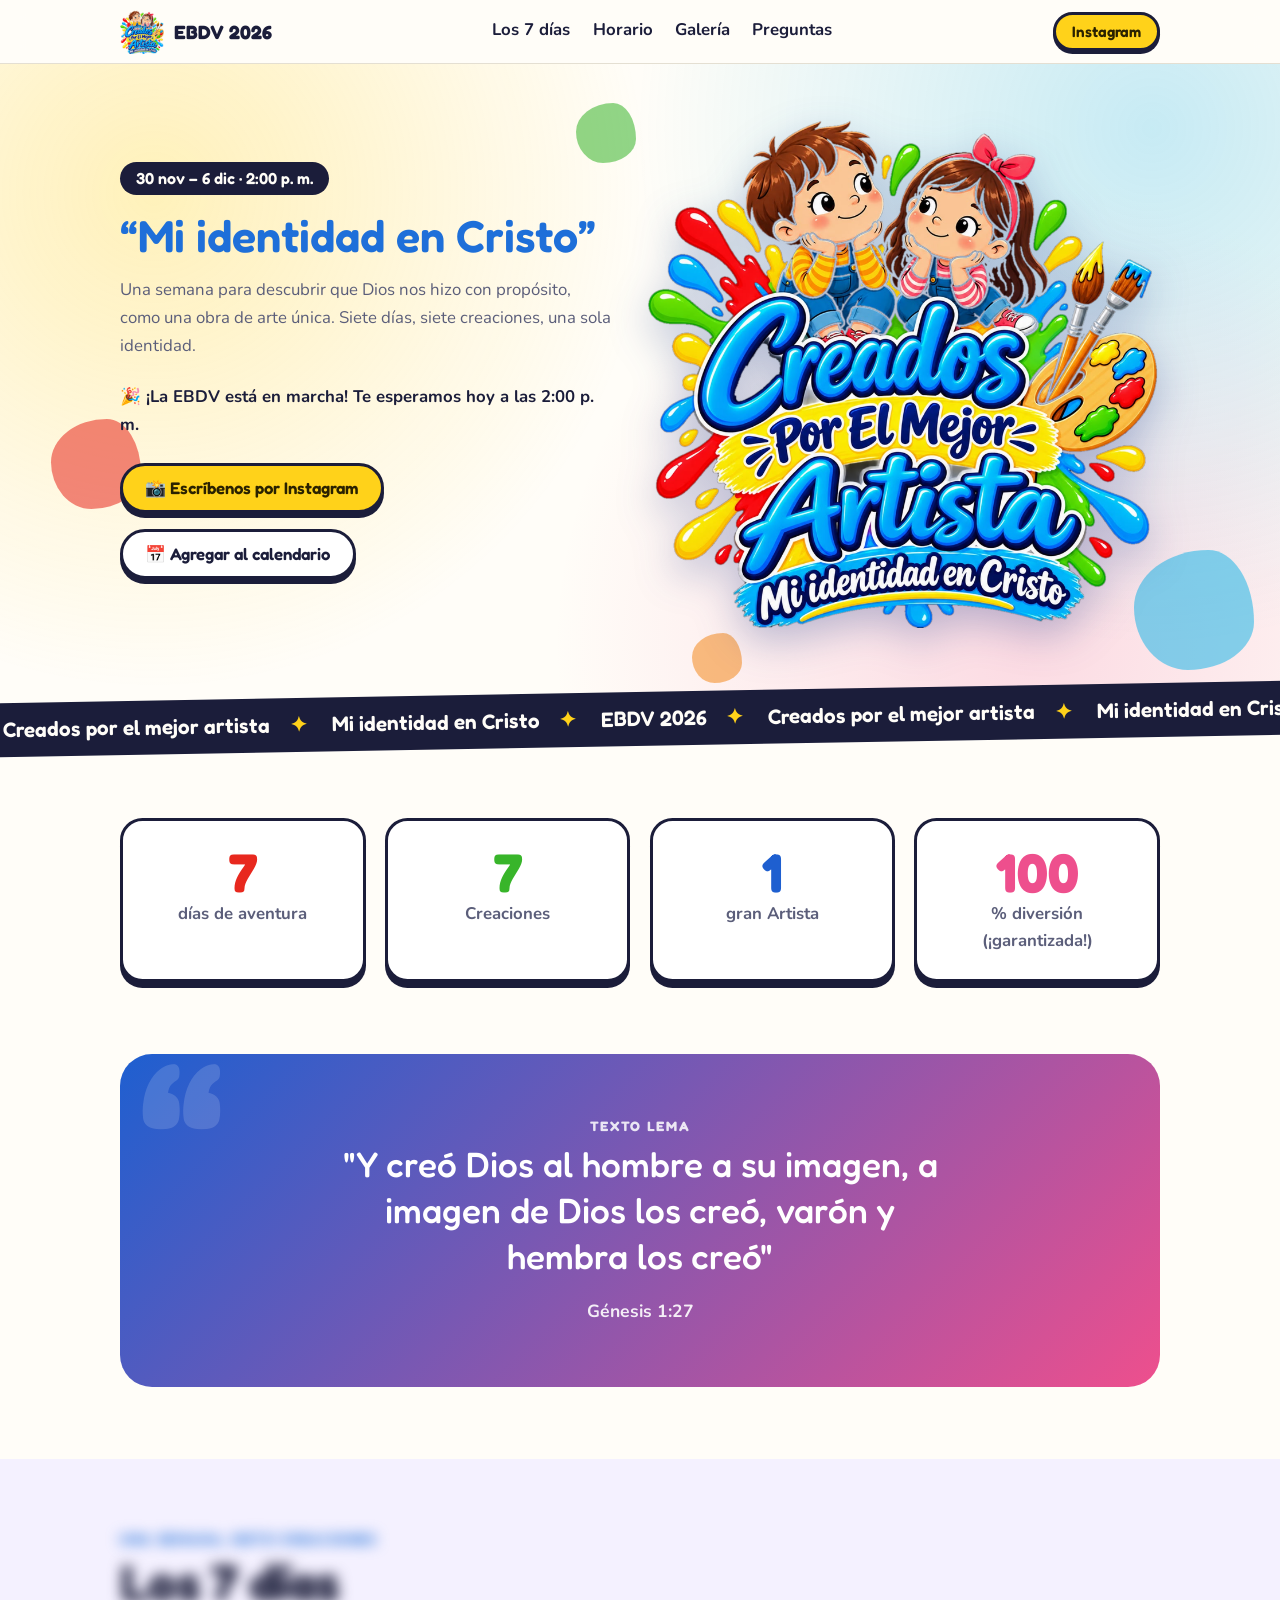
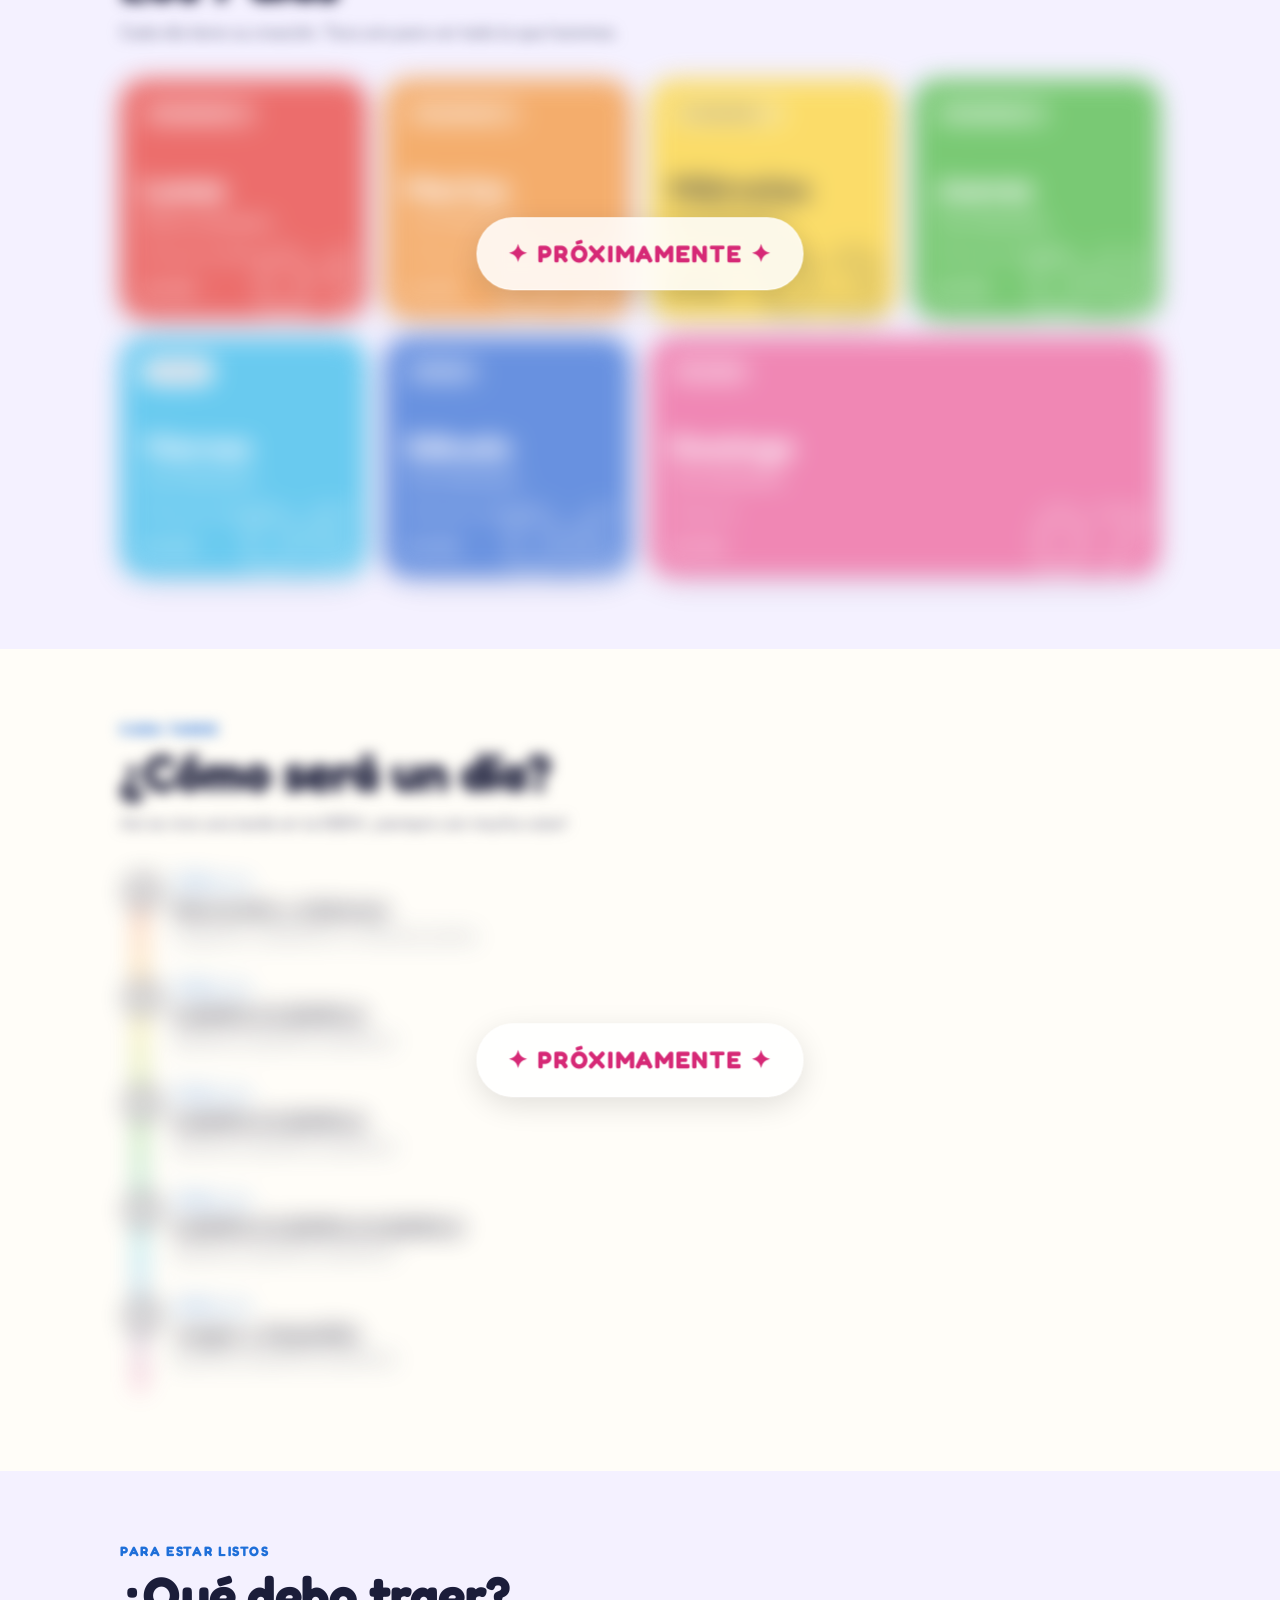
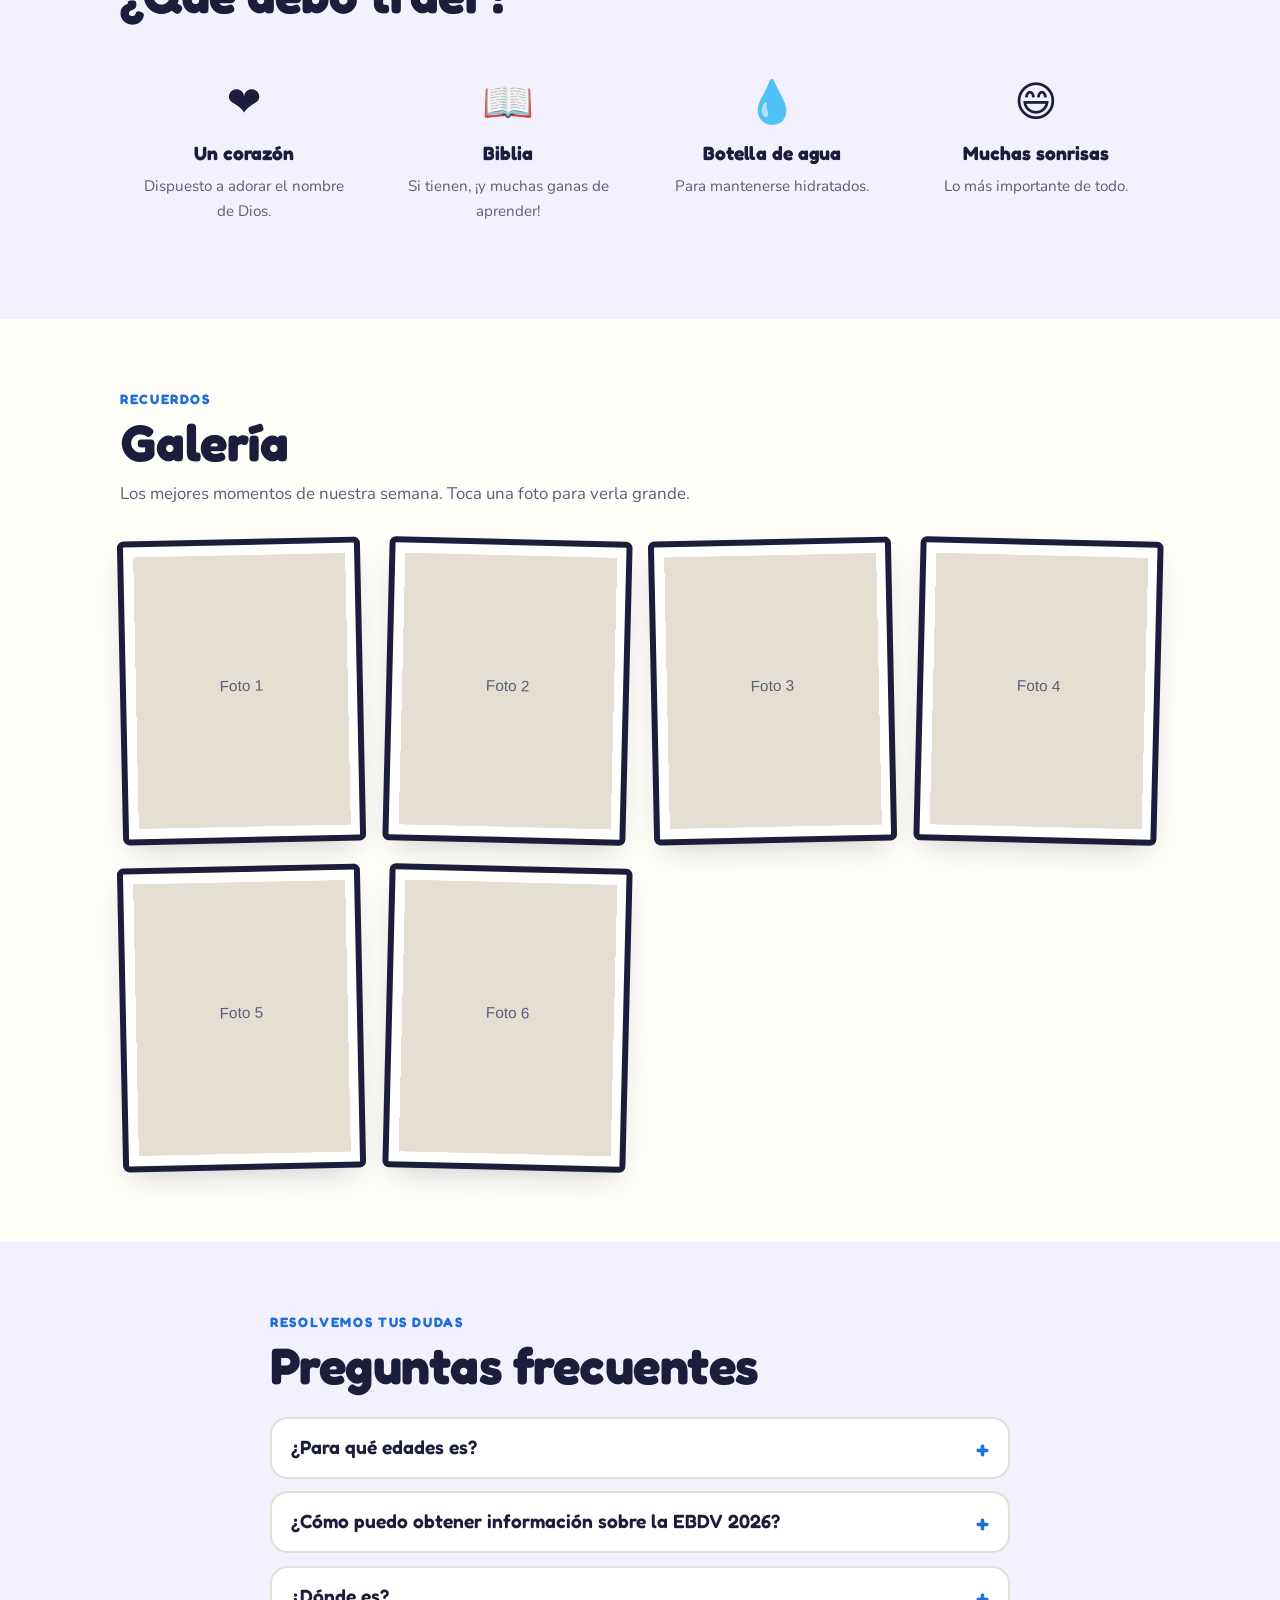
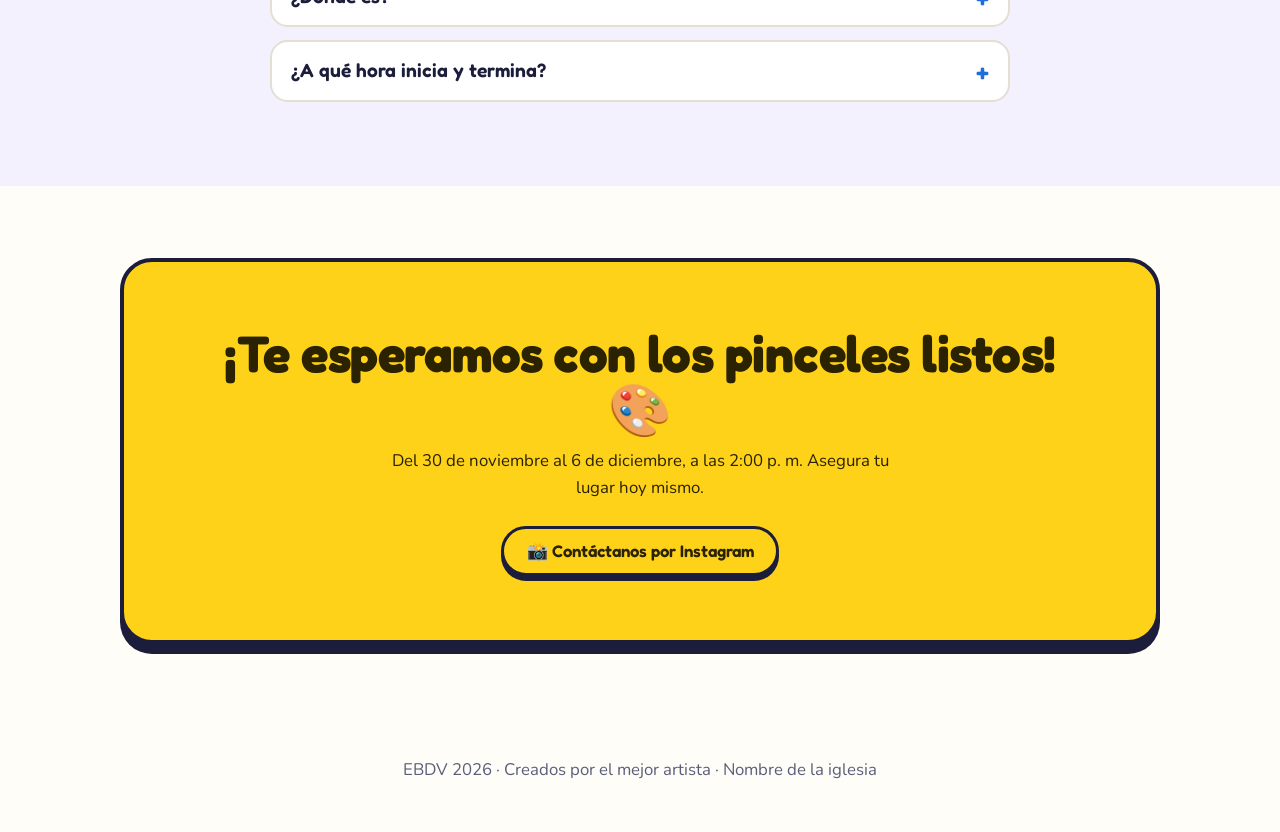
<file: index.html>
<!DOCTYPE html>
<html lang="es">
<head>
<meta charset="utf-8">
<meta name="viewport" content="width=device-width, initial-scale=1">
<title>EBDV 2026 · Creados por el mejor artista · Mi identidad en Cristo</title>
<meta name="description" content="Escuela Bíblica de Vacaciones 2026: del 30 de noviembre al 6 de diciembre, a las 2:00 p. m. Mi identidad en Cristo.">
<meta property="og:title" content="EBDV 2026 · Creados por el mejor artista">
<meta property="og:image" content="imagenes/logo.png">
<link rel="icon" href="imagenes/favicon.png">

<link rel="preconnect" href="https://fonts.googleapis.com">
<link rel="stylesheet" href="https://fonts.googleapis.com/css2?family=Fredoka:wght@500;600;700&family=Nunito:wght@400;700;800&display=swap">
<link rel="stylesheet" href="css/styles.css">
</head>

<body>
<div id="progress"></div>

<header class="top">
  <div class="wrap">
    <a class="brand" href="#inicio">
      <img src="imagenes/favicon.png" alt="">
      EBDV 2026
    </a>

    <nav>
      <a href="#dias">Los 7 días</a>
      <a href="#horario">Horario</a>
      <a href="#galeria">Galería</a>
      <a href="#preguntas">Preguntas</a>
    </nav>

    <a class="btn sm ig"
       href="https://www.instagram.com/jovenes_jehova_jireh_pdc_?utm_source=ig_web_button_share_sheet&bqrl=ZDNlZDc0MzIxNw=="
       target="_blank"
       rel="noopener noreferrer">
       Instagram
    </a>
  </div>
</header>

<main id="inicio">

<section class="hero" style="padding-bottom:5rem">
  <i class="blob b1"></i>
  <i class="blob b2"></i>
  <i class="blob b3"></i>
  <i class="blob b4"></i>

  <div class="wrap hero-grid">
    <img class="logo"
         src="imagenes/logo.png"
         alt="Logo EBDV 2026: Creados por el mejor artista. Mi identidad en Cristo"
         width="520"
         height="520">

    <div>
      <span class="datechip">30 nov – 6 dic · 2:00 p. m.</span>

      <h1 class="solo-lectores">Creados por el mejor artista</h1>

      <p class="slogan">“Mi identidad en Cristo”</p>

      <p class="lead">
        Una semana para descubrir que Dios nos hizo con propósito,
        como una obra de arte única. Siete días, siete creaciones,
        una sola identidad.
      </p>

      <div class="cd" id="cd" aria-live="polite">
        <div class="box">
          <b data-u="d">0</b>
          <small>Días</small>
        </div>

        <div class="box">
          <b data-u="h">00</b>
          <small>Horas</small>
        </div>

        <div class="box">
          <b data-u="m">00</b>
          <small>Min</small>
        </div>

        <div class="box">
          <b data-u="s">00</b>
          <small>Seg</small>
        </div>

        <p id="cd-msg"></p>
      </div>

      <div class="cta">
        <a class="btn ig"
           href="https://www.instagram.com/jovenes_jehova_jireh_pdc_?utm_source=ig_web_button_share_sheet&bqrl=ZDNlZDc0MzIxNw=="
           target="_blank"
           rel="noopener noreferrer">
           📸 Escríbenos por Instagram
        </a>

        <button class="btn alt" id="btn-ics" type="button">
          📅 Agregar al calendario
        </button>
      </div>
    </div>
  </div>
</section>

<div class="ribbon" aria-hidden="true">
  <div>
    <span>Creados por el mejor artista</span><i>✦</i>
    <span>Mi identidad en Cristo</span><i>✦</i>
    <span>EBDV 2026</span><i>✦</i>
    <span>Creados por el mejor artista</span><i>✦</i>
    <span>Mi identidad en Cristo</span><i>✦</i>
    <span>EBDV 2026</span><i>✦</i>
    <span>Creados por el mejor artista</span><i>✦</i>
    <span>Mi identidad en Cristo</span><i>✦</i>
    <span>EBDV 2026</span><i>✦</i>
  </div>
</div>

<section>
  <div class="wrap">
    <div class="stats">
      <div class="stat rv">
        <b data-count="7">0</b>
        <span>días de aventura</span>
      </div>

      <div class="stat rv" style="--delay:80ms">
        <b data-count="7">0</b>
        <span>Creaciones</span>
      </div>

      <div class="stat rv" style="--delay:160ms">
        <b data-count="1">0</b>
        <span>gran Artista</span>
      </div>

      <div class="stat rv" style="--delay:240ms">
        <b data-count="100">0</b>
        <span>% diversión (¡garantizada!)</span>
      </div>
    </div>
  </div>
</section>

<section style="padding-top:0">
  <div class="wrap">
    <div class="verse rv">
      <p class="eyebrow" style="color:#fff;opacity:.85">Texto Lema</p>

      <blockquote>
        "Y creó Dios al hombre a su imagen, a imagen de Dios los creó,
        varón y hembra los creó"
      </blockquote>

      <cite>Génesis 1:27</cite>
    </div>
  </div>
</section>

<section id="dias" style="background:var(--bg2)">
  <div class="wrap">
    <p class="eyebrow">Una semana, siete creaciones</p>
    <h2>Los 7 días</h2>
    <p class="sub">
      Cada día tiene su creación. Toca uno para ver todo lo que haremos.
    </p>

    <div class="dgrid" id="dias-grid"></div>
  </div>
</section>

<section id="horario">
  <div class="wrap">
    <p class="eyebrow">Cada tarde</p>
    <h2>¿Cómo será un día?</h2>
    <p class="sub">
      Así se vive una tarde en la EBDV, ¡siempre con mucho color!
    </p>

    <ol class="timeline">
      <!-- EJEMPLO: cambia las horas y actividades por las reales -->

      <li class="rv">
        <time>2:00 p. m.</time>
        <b>Bienvenida y alabanza</b>
        <p>Llegamos, saludamos y cantamos juntos.</p>
      </li>

      <li class="rv">
        <time>2:30 p. m.</time>
        <b>EJEMPLO EJEMPLO</b>
        <p>EJEMPLO EJEMPLO EJEMPLO</p>
      </li>

      <li class="rv">
        <time>3:15 p. m.</time>
        <b>EJEMPLO EJEMPLO</b>
        <p>EJEMPLO EJEMPLO EJEMPLO</p>
      </li>

      <li class="rv">
        <time>3:45 p. m.</time>
        <b>EJEMPLO EJEMPLO EJEMPLO</b>
        <p>EJEMPLO EJEMPLO EJEMPLO</p>
      </li>

      <li class="rv">
        <time>4:30 p. m.</time>
        <b>Juegos y despedida</b>
        <p>EJEMPLO EJEMPLO EJEMPLO.</p>
      </li>
    </ol>
  </div>
</section>

<section style="background:var(--bg2)">
  <div class="wrap">
    <p class="eyebrow">Para estar listos</p>
    <h2>¿Qué debo traer?</h2>

    <div class="bring" style="margin-top:1.5rem">

<div class="rv">
  <em>❤️</em>
  <b>Un corazón</b>
  <p>Dispuesto a adorar el nombre de Dios.</p>
</div>


      <div class="rv" style="--delay:80ms">
        <em>📖</em>
        <b>Biblia</b>
        <p>Si tienen, ¡y muchas ganas de aprender!</p>
      </div>

      <div class="rv" style="--delay:160ms">
        <em>💧</em>
        <b>Botella de agua</b>
        <p>Para mantenerse hidratados.</p>
      </div>

      <div class="rv" style="--delay:240ms">
        <em>😄</em>
        <b>Muchas sonrisas</b>
        <p>Lo más importante de todo.</p>
      </div>
    </div>
  </div>
</section>

<section id="galeria">
  <div class="wrap">
    <p class="eyebrow">Recuerdos</p>
    <h2>Galería</h2>
    <p class="sub">
      Los mejores momentos de nuestra semana. Toca una foto para verla grande.
    </p>

    <div class="gallery">
      <figure class="frame">
        <img src="imagenes/foto1.svg" alt="Foto 1 de la EBDV">
      </figure>

      <figure class="frame">
        <img src="imagenes/foto2.svg" alt="Foto 2 de la EBDV">
      </figure>

      <figure class="frame">
        <img src="imagenes/foto3.svg" alt="Foto 3 de la EBDV">
      </figure>

      <figure class="frame">
        <img src="imagenes/foto4.svg" alt="Foto 4 de la EBDV">
      </figure>

      <figure class="frame">
        <img src="imagenes/foto5.svg" alt="Foto 5 de la EBDV">
      </figure>

      <figure class="frame">
        <img src="imagenes/foto6.svg" alt="Foto 6 de la EBDV">
      </figure>
    </div>
  </div>
</section>

<dialog id="lb">
  <img alt="">
</dialog>

<section id="preguntas" style="background:var(--bg2)">
  <div class="wrap" style="max-width:780px">
    <p class="eyebrow">Resolvemos tus dudas</p>
    <h2>Preguntas frecuentes</h2>

    <div style="margin-top:1.5rem">
      <details>
        <summary>¿Para qué edades es?</summary>
        <p>De 4 a 15 años.</p>
      </details>

      <details>
        <summary>¿Cómo puedo obtener información sobre la EBDV 2026?</summary>
        <p>
          Escríbenos a través de nuestro Instagram y con gusto
          resolveremos todas tus dudas.
        </p>
      </details>

      <details>
        <summary>¿Dónde es?</summary>
        <p>
          Sección Ñ Lote 25, Colonia El Milagro,
          Iglesia Puerta del Cielo.
        </p>
      </details>

      <details>
        <summary>¿A qué hora inicia y termina?</summary>
        <p>
          Iniciamos desde las 2:00 p. m. hasta las 5:00 p. m.,
          del lunes 30 de noviembre al domingo 6 de diciembre
          (con clausura el domingo).
        </p>
      </details>
    </div>
  </div>
</section>

<section>
  <div class="wrap">
    <div class="join rv">
      <h2>¡Te esperamos con los pinceles listos! 🎨</h2>

      <p>
        Del 30 de noviembre al 6 de diciembre, a las 2:00 p. m.
        Asegura tu lugar hoy mismo.
      </p>

      <div class="cta">
        <a class="btn ig"
           href="https://www.instagram.com/jovenes_jehova_jireh_pdc_?utm_source=ig_web_button_share_sheet&bqrl=ZDNlZDc0MzIxNw=="
           target="_blank"
           rel="noopener noreferrer">
           📸 Contáctanos por Instagram
        </a>
      </div>
    </div>
  </div>
</section>

</main>

<footer>
  <div class="wrap">
    EBDV 2026 · Creados por el mejor artista ·
    <span data-iglesia>Nombre de la iglesia</span>
  </div>
</footer>

<script src="js/config.js"></script>
<script src="js/main.js"></script>

</body>
</html>
</file>
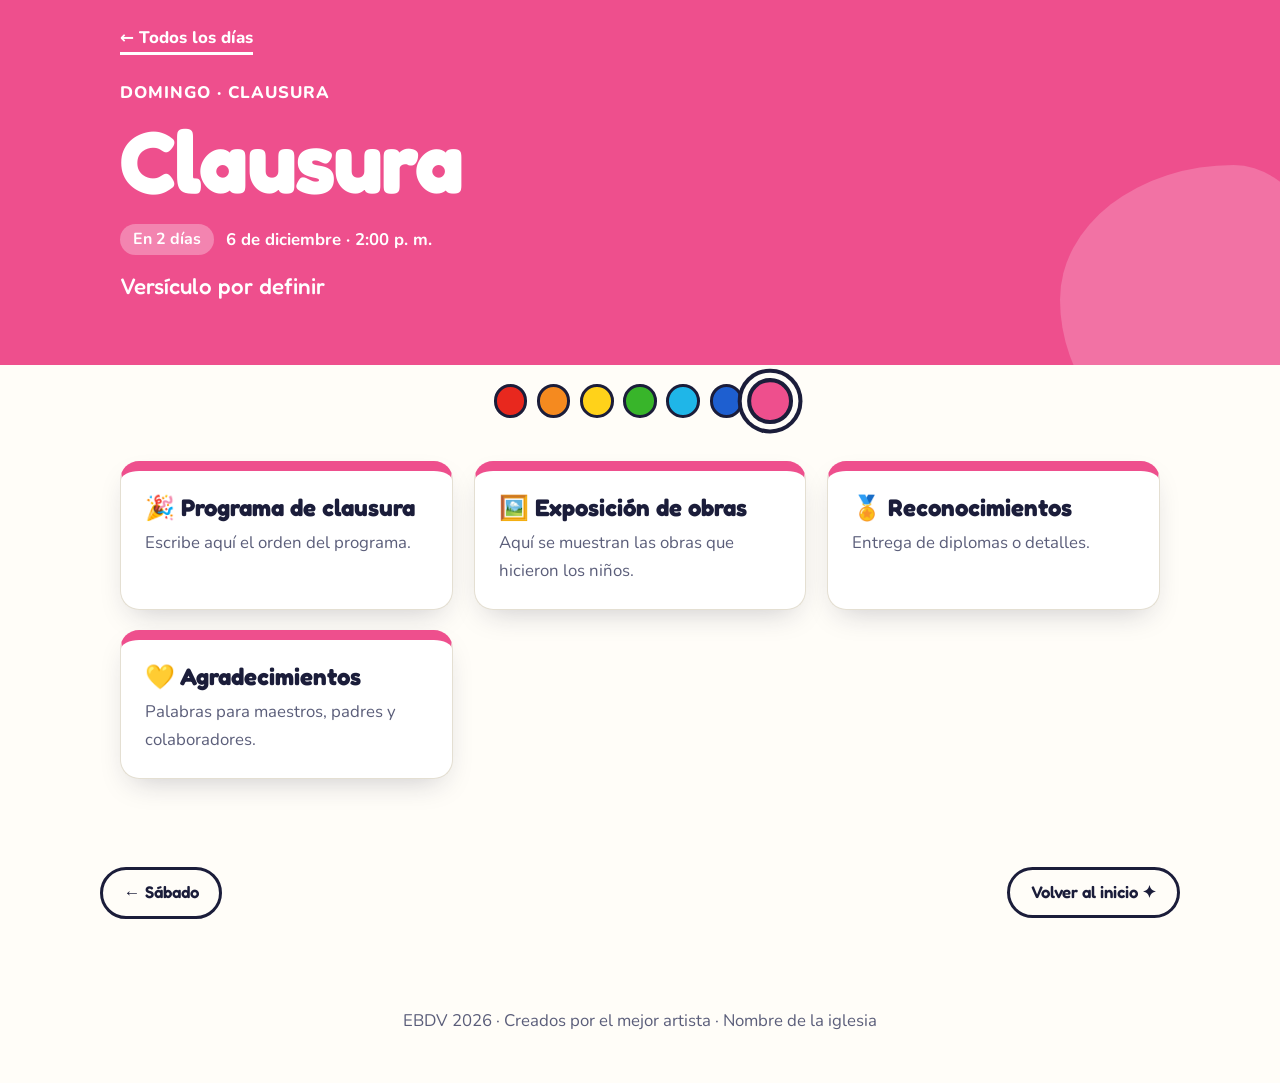
<file: dias/domingo.html>
<!DOCTYPE html>
<html lang="es">
<head>
<meta charset="utf-8">
<meta name="viewport" content="width=device-width, initial-scale=1">
<title>Domingo · EBDV 2026</title>
<link rel="icon" href="../imagenes/favicon.png">
<link rel="preconnect" href="https://fonts.googleapis.com"><link rel="stylesheet" href="https://fonts.googleapis.com/css2?family=Fredoka:wght@500;600;700&family=Nunito:wght@400;700;800&display=swap">
<link rel="stylesheet" href="../css/styles.css">
</head>
<body data-dia="6">
<div id="progress"></div>
<header class="dia-hero"><div class="wrap">
  <a class="volver" href="../index.html#dias">← Todos los días</a>
  <p class="num" id="d-num"></p>
  <h1 id="d-tema">Tema por definir</h1>
  <div class="meta"><span class="chip" id="d-chip"></span><b id="d-fecha"></b></div>
  <p class="verso" id="d-verso"></p>
</div></header>
<main>
  <nav class="dots" id="dots" aria-label="Días de la semana"></nav>
  <section style="padding-top:1.5rem"><div class="wrap">
  <div class="bloques">
    <article class="bloque rv"><h3>🎉 Programa de clausura</h3><p>Escribe aquí el orden del programa.</p></article>
    <article class="bloque rv"><h3>🖼️ Exposición de obras</h3><p>Aquí se muestran las obras que hicieron los niños.</p></article>
    <article class="bloque rv"><h3>🏅 Reconocimientos</h3><p>Entrega de diplomas o detalles.</p></article>
    <article class="bloque rv"><h3>💛 Agradecimientos</h3><p>Palabras para maestros, padres y colaboradores.</p></article>
  </div>
  </div></section>
  <div class="wrap nav-dias"><span id="prev"></span><span id="next"></span></div>
</main>
<footer><div class="wrap">EBDV 2026 · Creados por el mejor artista · <span data-iglesia>Nombre de la iglesia</span></div></footer>
<script src="../js/config.js"></script>
<script src="../js/main.js"></script>
</body>
</html>
</file>
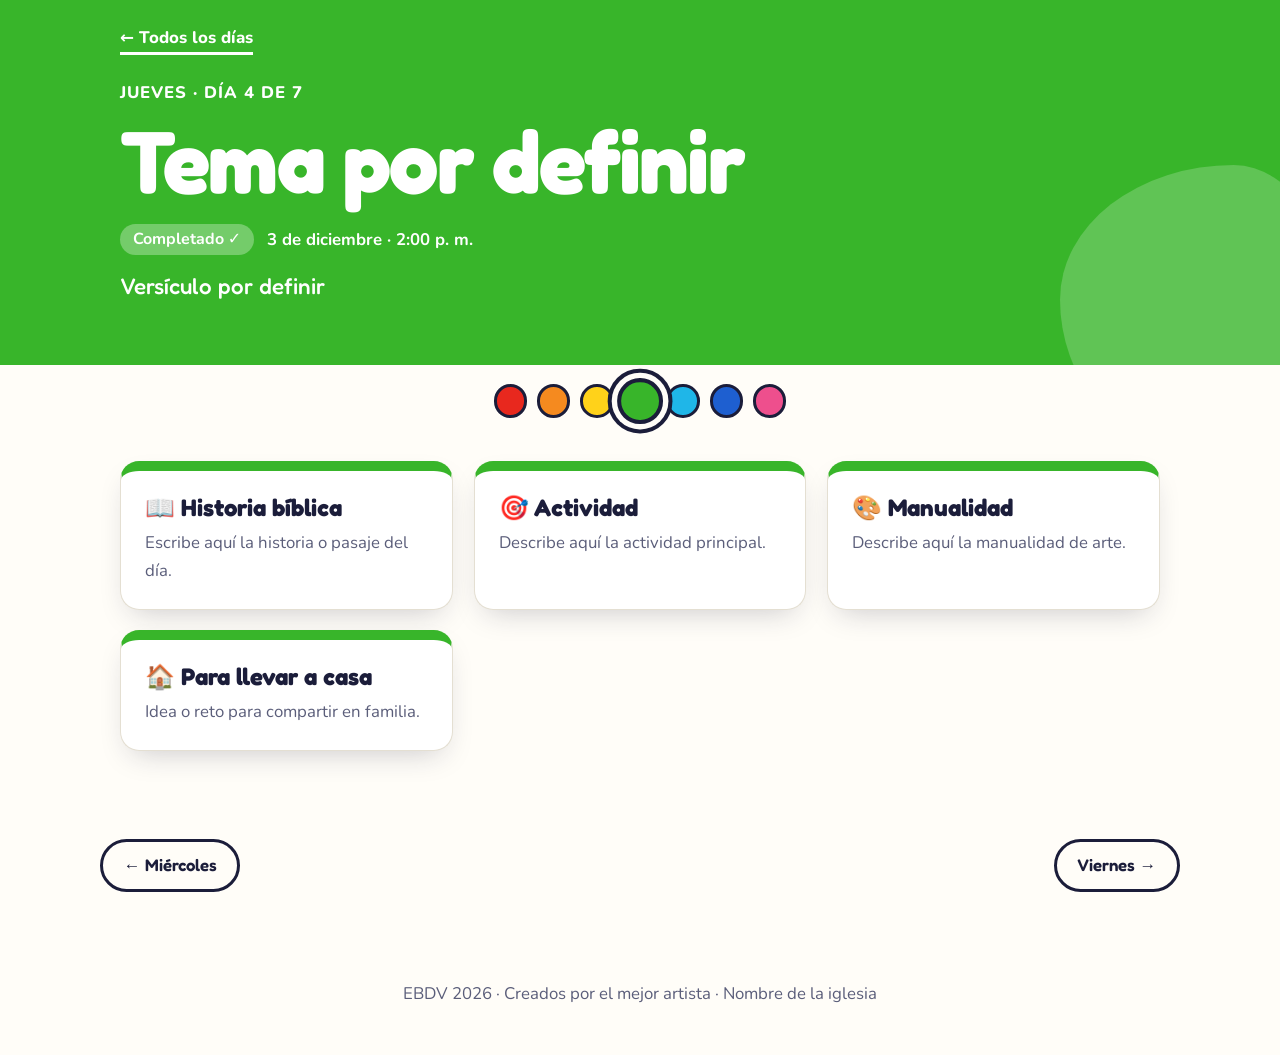
<file: dias/jueves.html>
<!DOCTYPE html>
<html lang="es">
<head>
<meta charset="utf-8">
<meta name="viewport" content="width=device-width, initial-scale=1">
<title>Jueves · EBDV 2026</title>
<link rel="icon" href="../imagenes/favicon.png">
<link rel="preconnect" href="https://fonts.googleapis.com"><link rel="stylesheet" href="https://fonts.googleapis.com/css2?family=Fredoka:wght@500;600;700&family=Nunito:wght@400;700;800&display=swap">
<link rel="stylesheet" href="../css/styles.css">
</head>
<body data-dia="3">
<div id="progress"></div>
<header class="dia-hero"><div class="wrap">
  <a class="volver" href="../index.html#dias">← Todos los días</a>
  <p class="num" id="d-num"></p>
  <h1 id="d-tema">Tema por definir</h1>
  <div class="meta"><span class="chip" id="d-chip"></span><b id="d-fecha"></b></div>
  <p class="verso" id="d-verso"></p>
</div></header>
<main>
  <nav class="dots" id="dots" aria-label="Días de la semana"></nav>
  <section style="padding-top:1.5rem"><div class="wrap">
  <div class="bloques">
    <article class="bloque rv"><h3>📖 Historia bíblica</h3><p>Escribe aquí la historia o pasaje del día.</p></article>
    <article class="bloque rv"><h3>🎯 Actividad</h3><p>Describe aquí la actividad principal.</p></article>
    <article class="bloque rv"><h3>🎨 Manualidad</h3><p>Describe aquí la manualidad de arte.</p></article>
    <article class="bloque rv"><h3>🏠 Para llevar a casa</h3><p>Idea o reto para compartir en familia.</p></article>
  </div>
  </div></section>
  <div class="wrap nav-dias"><span id="prev"></span><span id="next"></span></div>
</main>
<footer><div class="wrap">EBDV 2026 · Creados por el mejor artista · <span data-iglesia>Nombre de la iglesia</span></div></footer>
<script src="../js/config.js"></script>
<script src="../js/main.js"></script>
</body>
</html>
</file>
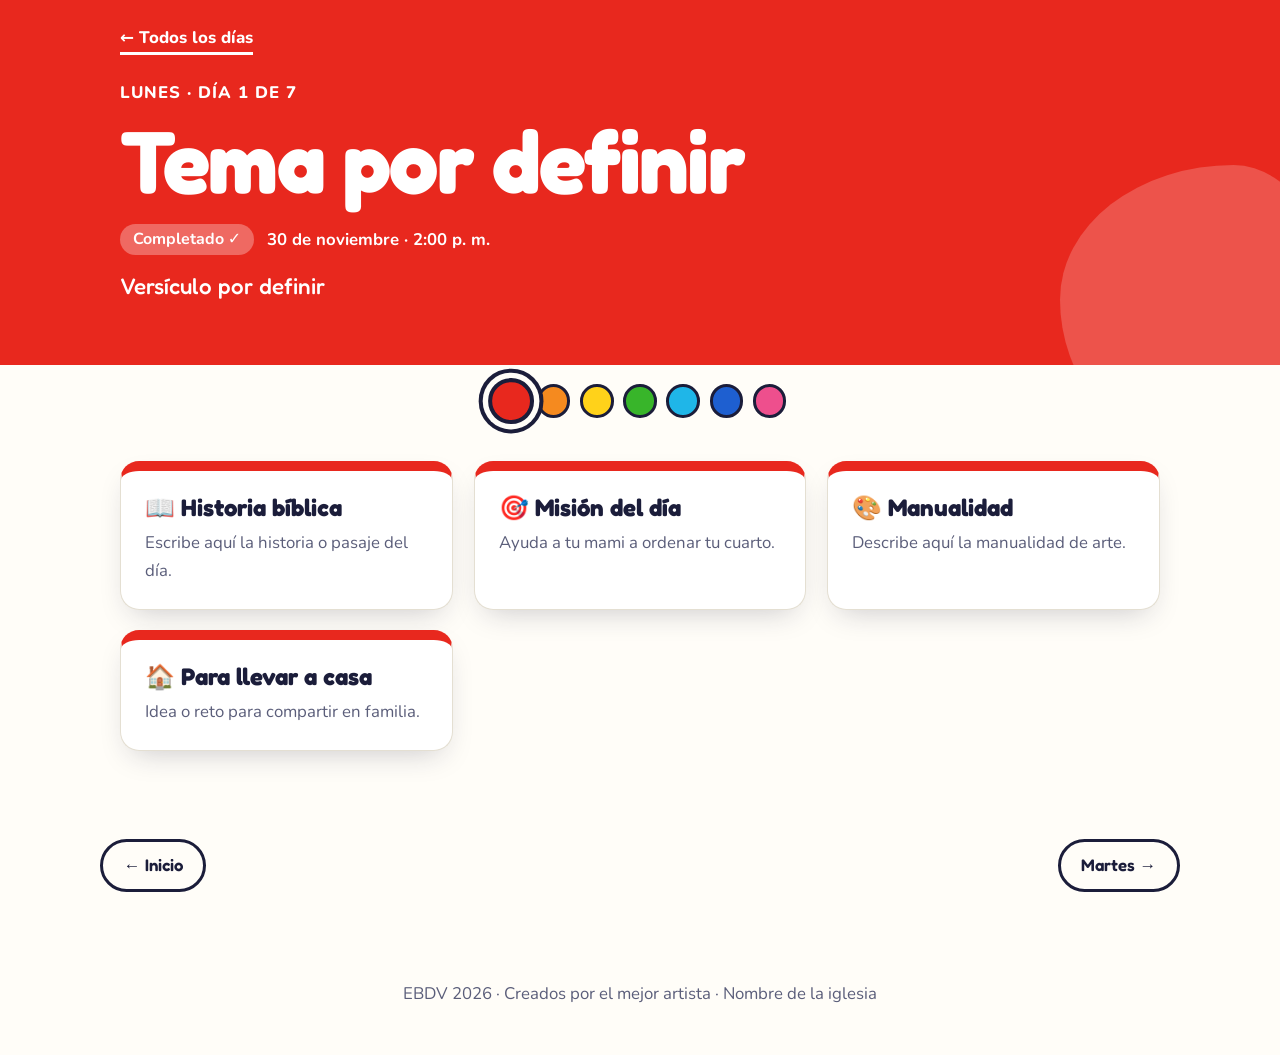
<file: dias/lunes.html>
<!DOCTYPE html>
<html lang="es">
<head>
<meta charset="utf-8">
<meta name="viewport" content="width=device-width, initial-scale=1">
<title>Lunes · EBDV 2026</title>
<link rel="icon" href="../imagenes/favicon.png">
<link rel="preconnect" href="https://fonts.googleapis.com"><link rel="stylesheet" href="https://fonts.googleapis.com/css2?family=Fredoka:wght@500;600;700&family=Nunito:wght@400;700;800&display=swap">
<link rel="stylesheet" href="../css/styles.css">
</head>
<body data-dia="0">
<div id="progress"></div>
<header class="dia-hero"><div class="wrap">
  <a class="volver" href="../index.html#dias">← Todos los días</a>
  <p class="num" id="d-num"></p>
  <h1 id="d-tema">Tema por definir</h1>
  <div class="meta"><span class="chip" id="d-chip"></span><b id="d-fecha"></b></div>
  <p class="verso" id="d-verso"></p>
</div></header>
<main>
  <nav class="dots" id="dots" aria-label="Días de la semana"></nav>
  <section style="padding-top:1.5rem"><div class="wrap">
  <div class="bloques">
    <article class="bloque rv"><h3>📖 Historia bíblica</h3><p>Escribe aquí la historia o pasaje del día.</p></article>
    <article class="bloque rv"><h3>🎯 Misión del día</h3><p>Ayuda a tu mami a ordenar tu cuarto.</p></article>
    <article class="bloque rv"><h3>🎨 Manualidad</h3><p>Describe aquí la manualidad de arte.</p></article>
    <article class="bloque rv"><h3>🏠 Para llevar a casa</h3><p>Idea o reto para compartir en familia.</p></article>
  </div>
  </div></section>
  <div class="wrap nav-dias"><span id="prev"></span><span id="next"></span></div>
</main>
<footer><div class="wrap">EBDV 2026 · Creados por el mejor artista · <span data-iglesia>Nombre de la iglesia</span></div></footer>
<script src="../js/config.js"></script>
<script src="../js/main.js"></script>
</body>
</html>
</file>
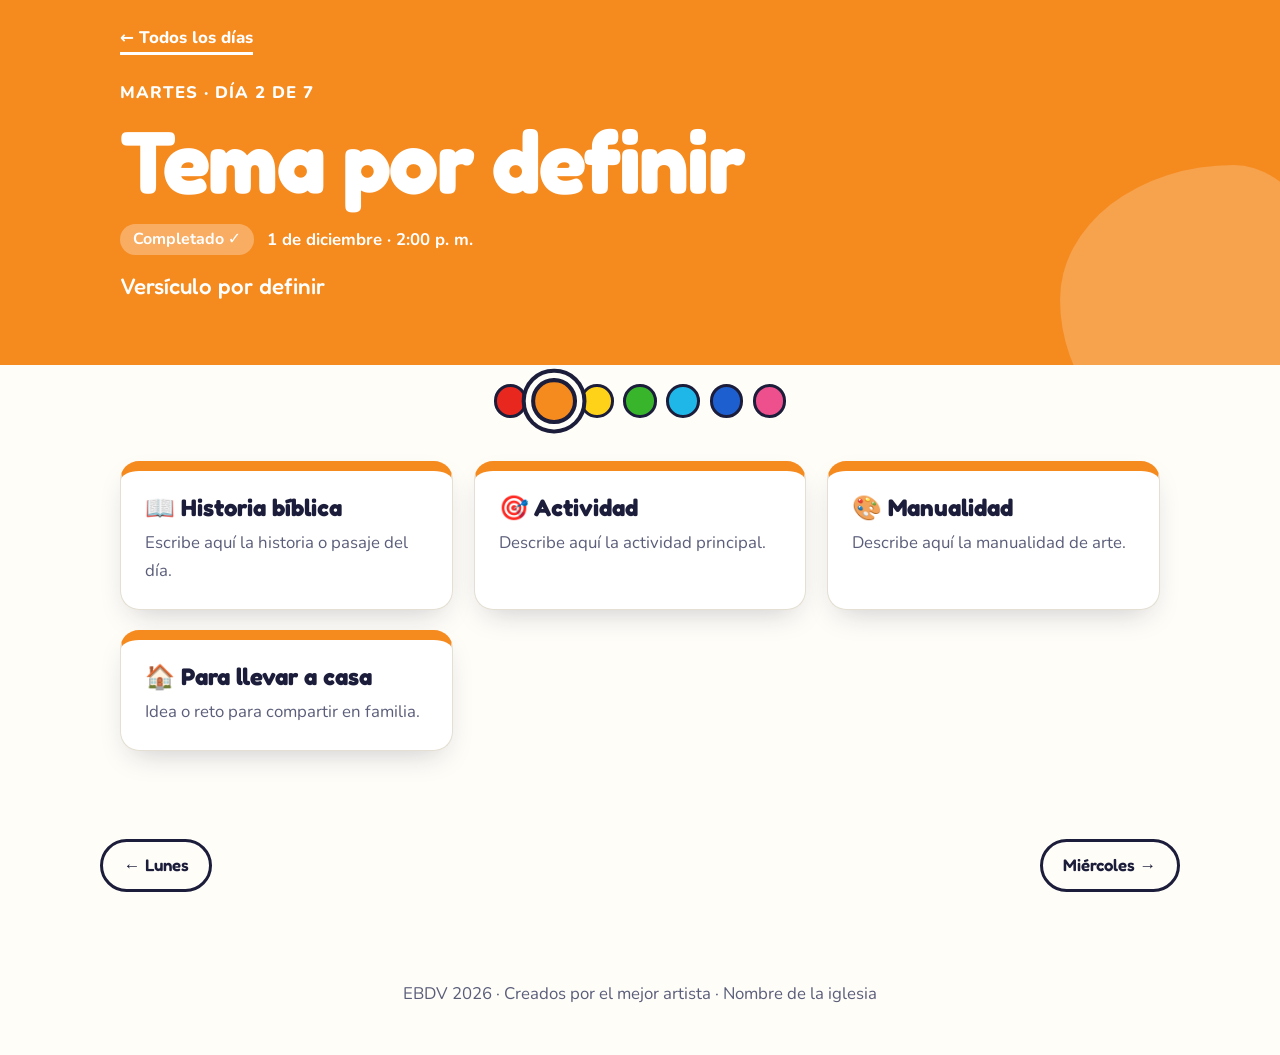
<file: dias/martes.html>
<!DOCTYPE html>
<html lang="es">
<head>
<meta charset="utf-8">
<meta name="viewport" content="width=device-width, initial-scale=1">
<title>Martes · EBDV 2026</title>
<link rel="icon" href="../imagenes/favicon.png">
<link rel="preconnect" href="https://fonts.googleapis.com"><link rel="stylesheet" href="https://fonts.googleapis.com/css2?family=Fredoka:wght@500;600;700&family=Nunito:wght@400;700;800&display=swap">
<link rel="stylesheet" href="../css/styles.css">
</head>
<body data-dia="1">
<div id="progress"></div>
<header class="dia-hero"><div class="wrap">
  <a class="volver" href="../index.html#dias">← Todos los días</a>
  <p class="num" id="d-num"></p>
  <h1 id="d-tema">Tema por definir</h1>
  <div class="meta"><span class="chip" id="d-chip"></span><b id="d-fecha"></b></div>
  <p class="verso" id="d-verso"></p>
</div></header>
<main>
  <nav class="dots" id="dots" aria-label="Días de la semana"></nav>
  <section style="padding-top:1.5rem"><div class="wrap">
  <div class="bloques">
    <article class="bloque rv"><h3>📖 Historia bíblica</h3><p>Escribe aquí la historia o pasaje del día.</p></article>
    <article class="bloque rv"><h3>🎯 Actividad</h3><p>Describe aquí la actividad principal.</p></article>
    <article class="bloque rv"><h3>🎨 Manualidad</h3><p>Describe aquí la manualidad de arte.</p></article>
    <article class="bloque rv"><h3>🏠 Para llevar a casa</h3><p>Idea o reto para compartir en familia.</p></article>
  </div>
  </div></section>
  <div class="wrap nav-dias"><span id="prev"></span><span id="next"></span></div>
</main>
<footer><div class="wrap">EBDV 2026 · Creados por el mejor artista · <span data-iglesia>Nombre de la iglesia</span></div></footer>
<script src="../js/config.js"></script>
<script src="../js/main.js"></script>
</body>
</html>
</file>
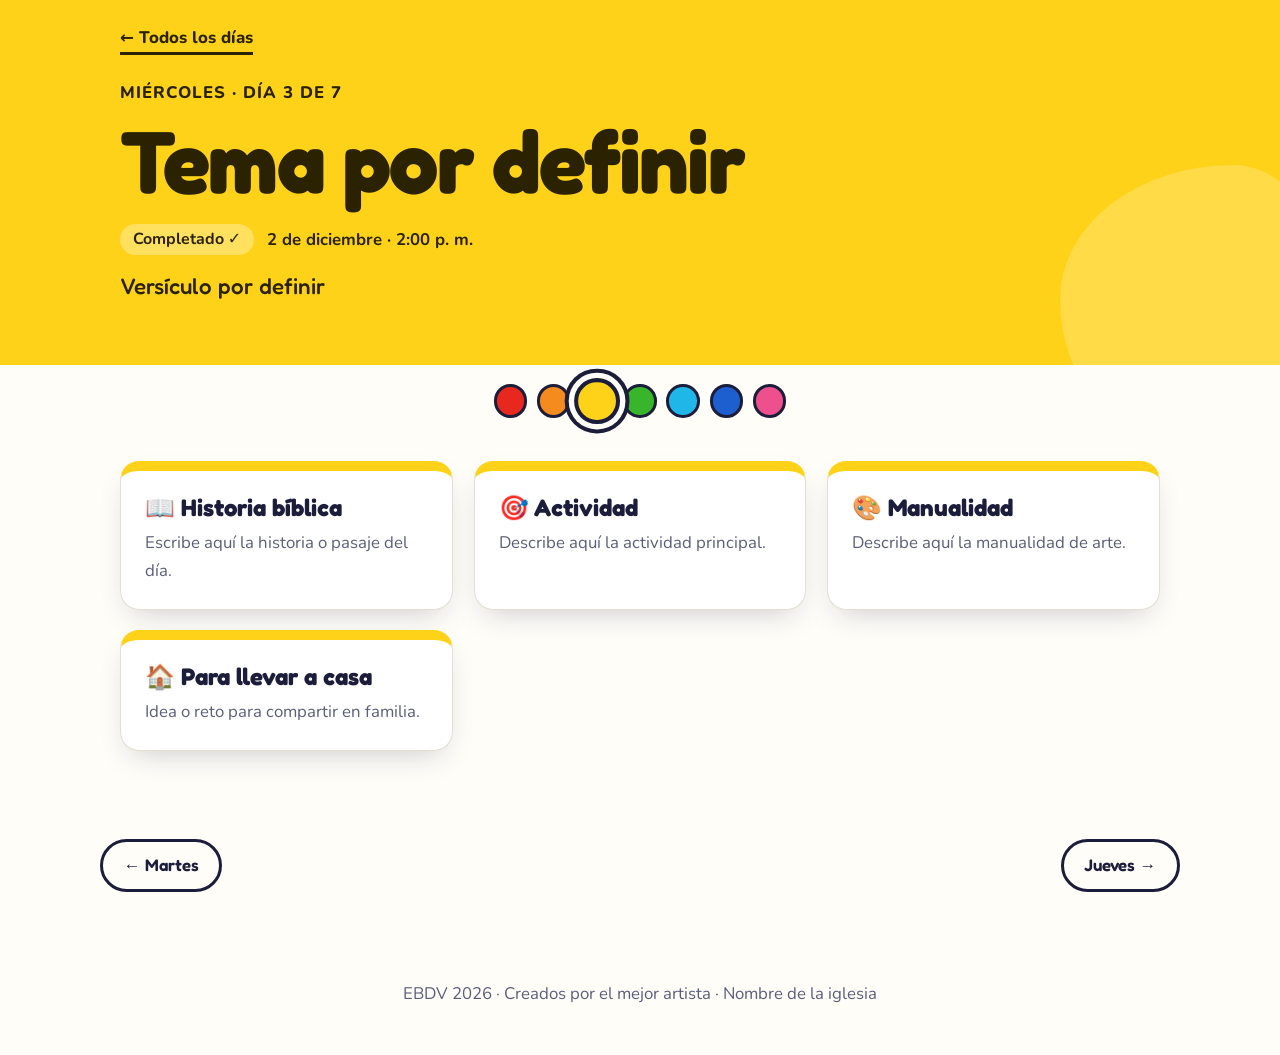
<file: dias/miercoles.html>
<!DOCTYPE html>
<html lang="es">
<head>
<meta charset="utf-8">
<meta name="viewport" content="width=device-width, initial-scale=1">
<title>Miércoles · EBDV 2026</title>
<link rel="icon" href="../imagenes/favicon.png">
<link rel="preconnect" href="https://fonts.googleapis.com"><link rel="stylesheet" href="https://fonts.googleapis.com/css2?family=Fredoka:wght@500;600;700&family=Nunito:wght@400;700;800&display=swap">
<link rel="stylesheet" href="../css/styles.css">
</head>
<body data-dia="2">
<div id="progress"></div>
<header class="dia-hero"><div class="wrap">
  <a class="volver" href="../index.html#dias">← Todos los días</a>
  <p class="num" id="d-num"></p>
  <h1 id="d-tema">Tema por definir</h1>
  <div class="meta"><span class="chip" id="d-chip"></span><b id="d-fecha"></b></div>
  <p class="verso" id="d-verso"></p>
</div></header>
<main>
  <nav class="dots" id="dots" aria-label="Días de la semana"></nav>
  <section style="padding-top:1.5rem"><div class="wrap">
  <div class="bloques">
    <article class="bloque rv"><h3>📖 Historia bíblica</h3><p>Escribe aquí la historia o pasaje del día.</p></article>
    <article class="bloque rv"><h3>🎯 Actividad</h3><p>Describe aquí la actividad principal.</p></article>
    <article class="bloque rv"><h3>🎨 Manualidad</h3><p>Describe aquí la manualidad de arte.</p></article>
    <article class="bloque rv"><h3>🏠 Para llevar a casa</h3><p>Idea o reto para compartir en familia.</p></article>
  </div>
  </div></section>
  <div class="wrap nav-dias"><span id="prev"></span><span id="next"></span></div>
</main>
<footer><div class="wrap">EBDV 2026 · Creados por el mejor artista · <span data-iglesia>Nombre de la iglesia</span></div></footer>
<script src="../js/config.js"></script>
<script src="../js/main.js"></script>
</body>
</html>
</file>
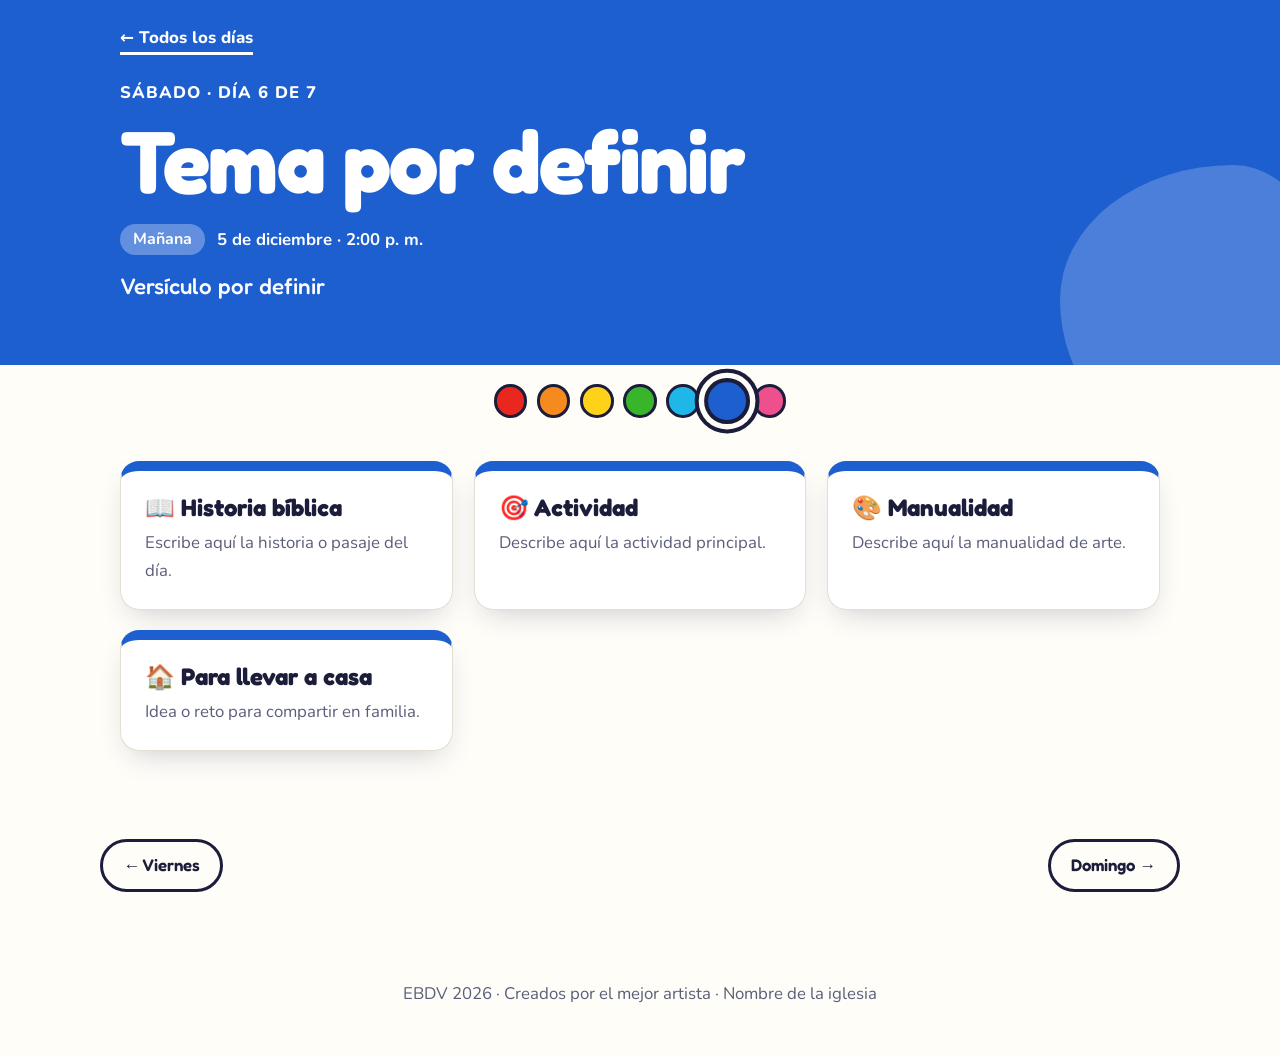
<file: dias/sabado.html>
<!DOCTYPE html>
<html lang="es">
<head>
<meta charset="utf-8">
<meta name="viewport" content="width=device-width, initial-scale=1">
<title>Sábado · EBDV 2026</title>
<link rel="icon" href="../imagenes/favicon.png">
<link rel="preconnect" href="https://fonts.googleapis.com"><link rel="stylesheet" href="https://fonts.googleapis.com/css2?family=Fredoka:wght@500;600;700&family=Nunito:wght@400;700;800&display=swap">
<link rel="stylesheet" href="../css/styles.css">
</head>
<body data-dia="5">
<div id="progress"></div>
<header class="dia-hero"><div class="wrap">
  <a class="volver" href="../index.html#dias">← Todos los días</a>
  <p class="num" id="d-num"></p>
  <h1 id="d-tema">Tema por definir</h1>
  <div class="meta"><span class="chip" id="d-chip"></span><b id="d-fecha"></b></div>
  <p class="verso" id="d-verso"></p>
</div></header>
<main>
  <nav class="dots" id="dots" aria-label="Días de la semana"></nav>
  <section style="padding-top:1.5rem"><div class="wrap">
  <div class="bloques">
    <article class="bloque rv"><h3>📖 Historia bíblica</h3><p>Escribe aquí la historia o pasaje del día.</p></article>
    <article class="bloque rv"><h3>🎯 Actividad</h3><p>Describe aquí la actividad principal.</p></article>
    <article class="bloque rv"><h3>🎨 Manualidad</h3><p>Describe aquí la manualidad de arte.</p></article>
    <article class="bloque rv"><h3>🏠 Para llevar a casa</h3><p>Idea o reto para compartir en familia.</p></article>
  </div>
  </div></section>
  <div class="wrap nav-dias"><span id="prev"></span><span id="next"></span></div>
</main>
<footer><div class="wrap">EBDV 2026 · Creados por el mejor artista · <span data-iglesia>Nombre de la iglesia</span></div></footer>
<script src="../js/config.js"></script>
<script src="../js/main.js"></script>
</body>
</html>
</file>
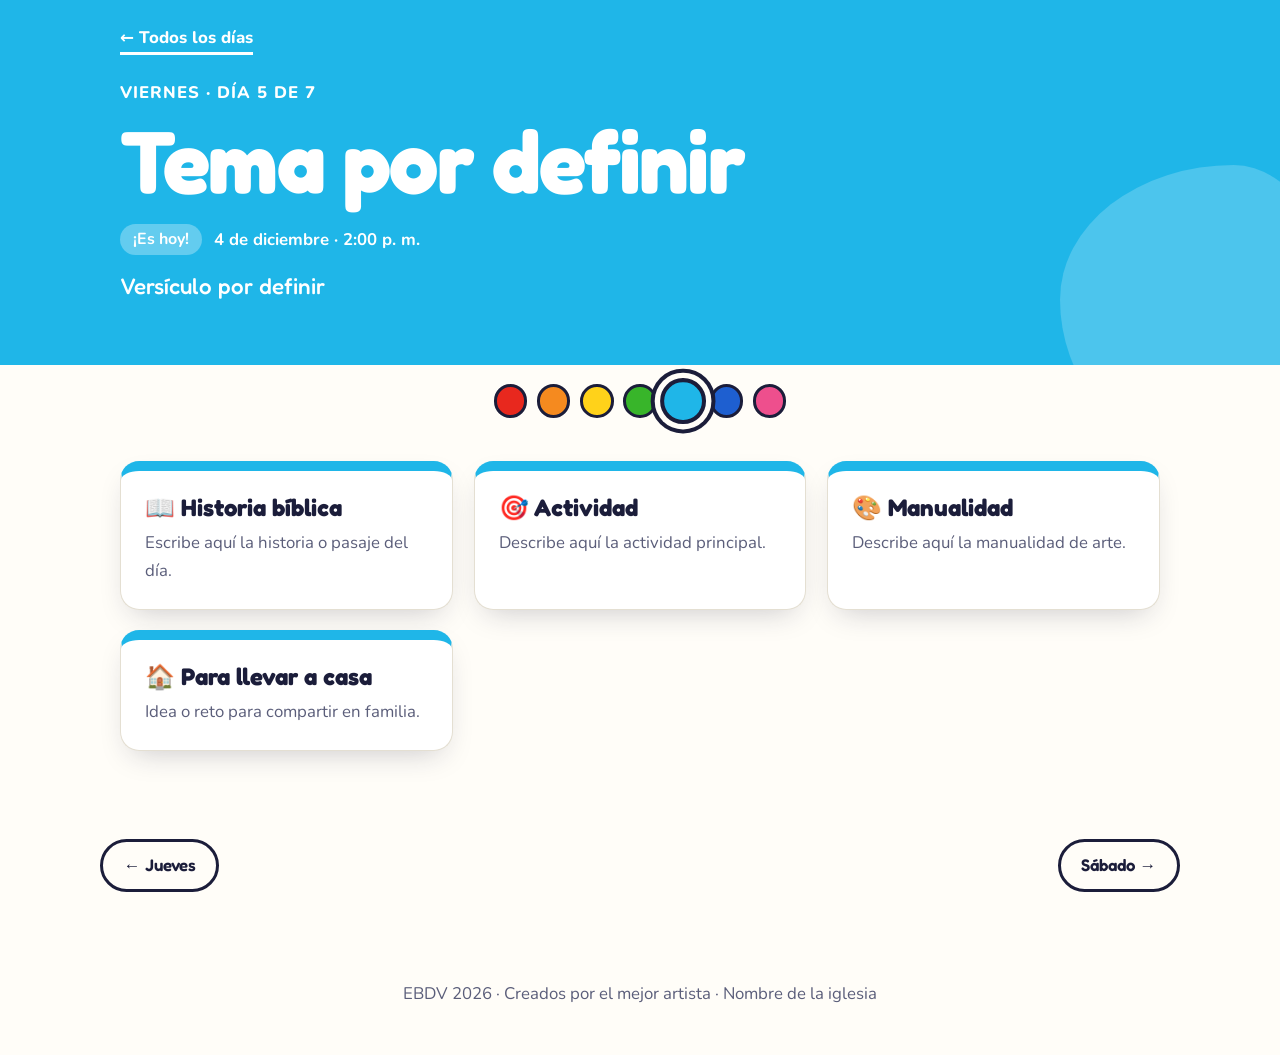
<file: dias/viernes.html>
<!DOCTYPE html>
<html lang="es">
<head>
<meta charset="utf-8">
<meta name="viewport" content="width=device-width, initial-scale=1">
<title>Viernes · EBDV 2026</title>
<link rel="icon" href="../imagenes/favicon.png">
<link rel="preconnect" href="https://fonts.googleapis.com"><link rel="stylesheet" href="https://fonts.googleapis.com/css2?family=Fredoka:wght@500;600;700&family=Nunito:wght@400;700;800&display=swap">
<link rel="stylesheet" href="../css/styles.css">
</head>
<body data-dia="4">
<div id="progress"></div>
<header class="dia-hero"><div class="wrap">
  <a class="volver" href="../index.html#dias">← Todos los días</a>
  <p class="num" id="d-num"></p>
  <h1 id="d-tema">Tema por definir</h1>
  <div class="meta"><span class="chip" id="d-chip"></span><b id="d-fecha"></b></div>
  <p class="verso" id="d-verso"></p>
</div></header>
<main>
  <nav class="dots" id="dots" aria-label="Días de la semana"></nav>
  <section style="padding-top:1.5rem"><div class="wrap">
  <div class="bloques">
    <article class="bloque rv"><h3>📖 Historia bíblica</h3><p>Escribe aquí la historia o pasaje del día.</p></article>
    <article class="bloque rv"><h3>🎯 Actividad</h3><p>Describe aquí la actividad principal.</p></article>
    <article class="bloque rv"><h3>🎨 Manualidad</h3><p>Describe aquí la manualidad de arte.</p></article>
    <article class="bloque rv"><h3>🏠 Para llevar a casa</h3><p>Idea o reto para compartir en familia.</p></article>
  </div>
  </div></section>
  <div class="wrap nav-dias"><span id="prev"></span><span id="next"></span></div>
</main>
<footer><div class="wrap">EBDV 2026 · Creados por el mejor artista · <span data-iglesia>Nombre de la iglesia</span></div></footer>
<script src="../js/config.js"></script>
<script src="../js/main.js"></script>
</body>
</html>
</file>
<file: css/styles.css>
:root{--bg:#fffdf8;--bg2:#f4f1ff;--ink:#1b1d3a;--muted:#5b5e7a;--card:#fff;--line:#e4dfd2;--blue:#1e6fd9;
--c1:#e8281e;--c2:#f58a1f;--c3:#ffd21a;--c4:#38b52a;--c5:#1fb6e8;--c6:#1e5fd0;--c7:#ee4f8d;
--shadow:0 12px 30px -12px rgba(27,29,58,.25)}
@media (prefers-color-scheme:dark){:root{--bg:#12142b;--bg2:#1a1d3d;--ink:#f5f2ea;--muted:#b0b3d1;--card:#1e2142;--line:#33376b;--blue:#6aa7ff;--shadow:0 12px 30px -12px #000;color-scheme:dark}}
*{box-sizing:border-box}
html{scroll-behavior:smooth;scroll-padding-top:5rem}
body{margin:0;background:var(--bg);color:var(--ink);font:1.05rem/1.65 Nunito,system-ui,sans-serif;overflow-x:hidden}
h1,h2,h3{font-family:Fredoka,system-ui,sans-serif;line-height:1.08;margin:0}
a{color:inherit}
:focus-visible{outline:3px solid var(--ink);outline-offset:3px}
.wrap{max-width:1080px;margin:0 auto;padding:0 1.25rem}
.sr,.solo-lectores{position:absolute;width:1px;height:1px;overflow:hidden;clip:rect(0 0 0 0)}
section{padding:4.5rem 0}
h2{font-size:clamp(2rem,5.5vw,3.2rem);font-weight:700;letter-spacing:-.01em;margin-bottom:.6rem}
.sub{color:var(--muted);margin:0 0 2rem;max-width:60ch}
.eyebrow{font:700 .85rem Fredoka,sans-serif;letter-spacing:.12em;text-transform:uppercase;color:var(--blue);margin:0 0 .5rem}

/* Barra de progreso + cabecera */
#progress{position:fixed;inset:0 0 auto 0;height:5px;z-index:60;transform-origin:left;transform:scaleX(0);
background:linear-gradient(90deg,var(--c1),var(--c2),var(--c3),var(--c4),var(--c5),var(--c6),var(--c7))}
.top{position:sticky;top:0;z-index:50;background:color-mix(in srgb,var(--bg) 85%,transparent);backdrop-filter:blur(12px);border-bottom:1px solid var(--line)}
.top .wrap{display:flex;align-items:center;justify-content:space-between;gap:1rem;padding-top:.6rem;padding-bottom:.6rem}
.brand{display:flex;align-items:center;gap:.6rem;text-decoration:none;font:700 1.2rem Fredoka,sans-serif}
.brand img{width:44px;height:44px;object-fit:contain}
.top nav{display:flex;gap:1.4rem;font-weight:700}
.top nav a{text-decoration:none;padding:.2rem 0;border-bottom:3px solid transparent}
.top nav a:hover{border-color:var(--c3)}
.btn{display:inline-flex;align-items:center;gap:.5rem;font:600 1.05rem Fredoka,sans-serif;padding:.75rem 1.4rem;border-radius:999px;text-decoration:none;border:3px solid var(--ink);cursor:pointer;transition:transform .2s,box-shadow .2s;background:var(--c3);color:#2a2200;box-shadow:0 5px 0 var(--ink)}
.btn:hover{transform:translateY(-3px);box-shadow:0 8px 0 var(--ink)}
.btn:active{transform:translateY(3px);box-shadow:0 2px 0 var(--ink)}
.btn.alt{background:var(--card);color:var(--ink)}
.btn.wa{background:#25d366;color:#08331a}
.btn.sm{padding:.45rem 1rem;font-size:.95rem;box-shadow:0 3px 0 var(--ink)}

/* Portada */
.hero{position:relative;padding:3rem 0 4rem;overflow:hidden;background:
radial-gradient(circle at 12% 20%,color-mix(in srgb,var(--c3) 28%,transparent),transparent 40%),
radial-gradient(circle at 90% 10%,color-mix(in srgb,var(--c5) 25%,transparent),transparent 40%),
radial-gradient(circle at 80% 90%,color-mix(in srgb,var(--c7) 20%,transparent),transparent 40%)}
.blob{position:absolute;border-radius:62% 38% 55% 45%/48% 60% 40% 52%;opacity:.55;animation:float 9s ease-in-out infinite;z-index:0}
.b1{width:90px;height:90px;background:var(--c1);left:4%;top:55%}
.b2{width:60px;height:60px;background:var(--c4);left:45%;top:6%;animation-delay:-3s}
.b3{width:120px;height:120px;background:var(--c5);right:2%;bottom:6%;animation-delay:-5s}
.b4{width:50px;height:50px;background:var(--c2);right:42%;bottom:4%;animation-delay:-2s}
@keyframes float{50%{transform:translateY(-22px) rotate(12deg)}}
.hero-grid{position:relative;z-index:1;display:grid;grid-template-columns:1fr 1.05fr;gap:2rem;align-items:center}
.logo{width:100%;height:auto;order:2;animation:bob 6s ease-in-out infinite;filter:drop-shadow(0 14px 20px rgba(30,60,140,.3))}
@keyframes bob{50%{transform:translateY(-10px) rotate(-1deg)}}
.datechip{display:inline-block;background:var(--ink);color:var(--bg);font:600 1rem Fredoka,sans-serif;padding:.4rem 1rem;border-radius:999px;margin-bottom:1rem}
.slogan{font:600 clamp(1.8rem,5vw,2.8rem)/1.1 Fredoka,sans-serif;color:var(--blue);margin:0}
.lead{color:var(--muted);max-width:50ch;margin:1rem 0 1.5rem}
.cta{display:flex;gap:1rem;flex-wrap:wrap;margin-top:1.5rem}

/* Cuenta regresiva */
.cd{display:grid;grid-template-columns:repeat(4,minmax(0,5.2rem));gap:.7rem}
.cd .box{border-radius:1rem;padding:.7rem .2rem .5rem;text-align:center;color:#fff;box-shadow:var(--shadow)}
.cd .box:nth-child(1){background:var(--c1)}.cd .box:nth-child(2){background:var(--c2)}.cd .box:nth-child(3){background:var(--c4)}.cd .box:nth-child(4){background:var(--c6)}
.cd b{display:block;font:700 2.2rem/1 Fredoka,sans-serif}
.cd small{font-weight:700;font-size:.72rem;letter-spacing:.06em;text-transform:uppercase;opacity:.9}
.pop{animation:pop .35s}
@keyframes pop{40%{transform:scale(1.18)}}
.cd.fin .box{display:none}
.cd.fin{display:block}
#cd-msg{margin:.7rem 0 0;font-weight:700;grid-column:1/-1}

/* Cinta de colores */
.ribbon{background:var(--ink);color:var(--bg);overflow:hidden;white-space:nowrap;padding:.9rem 0;font:600 1.3rem Fredoka,sans-serif;transform:rotate(-1deg);margin:-1rem -1rem 0}
.ribbon div{display:inline-block;animation:slide 28s linear infinite}
.ribbon span{margin:0 1.2rem}.ribbon i{font-style:normal;color:var(--c3)}
@keyframes slide{to{transform:translateX(-50%)}}

/* Números */
.stats{display:grid;grid-template-columns:repeat(auto-fit,minmax(160px,1fr));gap:1.2rem;text-align:center}
.stat{background:var(--card);border:3px solid var(--ink);border-radius:1.4rem;padding:1.5rem 1rem;box-shadow:0 6px 0 var(--ink)}
.stat b{display:block;font:700 3.4rem/1 Fredoka,sans-serif}
.stat:nth-child(1) b{color:var(--c1)}.stat:nth-child(2) b{color:var(--c4)}.stat:nth-child(3) b{color:var(--c6)}.stat:nth-child(4) b{color:var(--c7)}
.stat span{color:var(--muted);font-weight:700}

/* Versículo */
.verse{background:linear-gradient(135deg,var(--c6),var(--c7));color:#fff;border-radius:2rem;padding:clamp(2rem,6vw,4rem);text-align:center;position:relative;overflow:hidden}
.verse::before{content:"“";position:absolute;left:1.2rem;top:-1.5rem;font:700 12rem/1 Fredoka,sans-serif;opacity:.15}
.verse blockquote{margin:0;font:500 clamp(1.4rem,3.6vw,2.2rem)/1.3 Fredoka,sans-serif;max-width:30ch;margin-inline:auto}
.verse cite{display:block;margin-top:1.2rem;font:700 1.1rem Nunito,sans-serif;font-style:normal;opacity:.9}

/* Tarjetas de días */
.dgrid{display:grid;grid-template-columns:repeat(4,1fr);gap:1.1rem}
.dcard{position:relative;display:flex;flex-direction:column;min-height:15rem;background:var(--dia);color:#fff;border-radius:1.6rem;padding:1.3rem;text-decoration:none;overflow:hidden;transition:transform .25s,box-shadow .25s;box-shadow:var(--shadow)}
.dcard.dark{color:#2a2200}
.dcard:hover{transform:translateY(-8px) rotate(-1deg);box-shadow:0 22px 34px -14px rgba(0,0,0,.4)}
.dcard:nth-child(7){grid-column:span 2}
.dnum{position:absolute;right:.6rem;bottom:-1.2rem;font:700 7rem/1 Fredoka,sans-serif;opacity:.18}
.chip{align-self:flex-start;background:rgba(255,255,255,.28);padding:.15rem .8rem;border-radius:999px;font-weight:700;font-size:.85rem}
.dcard.hoy .chip{background:#fff;color:#1b1d3a;animation:pulse 1.6s infinite}
@keyframes pulse{50%{box-shadow:0 0 0 8px rgba(255,255,255,.35)}}
.dcard h3{font-size:2rem;margin-top:auto}
.dfecha{margin:.1rem 0;font-weight:700;opacity:.95}
.dtema{margin:.2rem 0 .6rem;opacity:.9}
.ver{font:600 1rem Fredoka,sans-serif}

/* Horario */
.timeline{list-style:none;margin:0;padding:0;position:relative;max-width:700px}
.timeline::before{content:"";position:absolute;left:1.05rem;top:.5rem;bottom:.5rem;width:6px;border-radius:6px;background:linear-gradient(var(--c1),var(--c3),var(--c4),var(--c5),var(--c7))}
.timeline li{position:relative;padding:0 0 1.6rem 3.4rem}
.timeline li::before{content:"";position:absolute;left:.4rem;top:.35rem;width:1.5rem;height:1.5rem;border-radius:50%;background:var(--bg);border:5px solid var(--ink)}
.timeline b{font:700 1.3rem Fredoka,sans-serif;display:block}
.timeline time{color:var(--blue);font-weight:800}
.timeline p{margin:0;color:var(--muted)}

/* Qué traer */
.bring{display:grid;grid-template-columns:repeat(auto-fit,minmax(200px,1fr));gap:1rem}
.bring div{background:var(--bg2);border-radius:1.4rem;padding:1.4rem;text-align:center}
.bring em{font-size:2.6rem;font-style:normal;display:block}
.bring b{font-family:Fredoka,sans-serif;font-size:1.2rem}
.bring p{margin:.3rem 0 0;color:var(--muted);font-size:.95rem}

/* Galería */
.gallery{display:grid;grid-template-columns:repeat(auto-fill,minmax(230px,1fr));gap:1.4rem}
.frame{background:var(--card);border:6px solid var(--ink);border-radius:.4rem;padding:.6rem;aspect-ratio:4/5;display:flex;margin:0;box-shadow:var(--shadow);transition:transform .25s}
.frame img{width:100%;height:100%;object-fit:cover;display:block;cursor:zoom-in}
.frame:nth-child(even){transform:rotate(1.4deg)}.frame:nth-child(odd){transform:rotate(-1.2deg)}
.frame:hover{transform:rotate(0) scale(1.05)}
dialog{border:0;background:transparent;padding:0;max-width:92vw;max-height:92vh}
dialog::backdrop{background:rgba(10,10,30,.85)}
dialog img{max-width:92vw;max-height:88vh;border:8px solid #fff;border-radius:.4rem}

/* Preguntas */
details{background:var(--card);border:2px solid var(--line);border-radius:1.1rem;margin-bottom:.8rem;padding:0 1.2rem}
details[open]{border-color:var(--ink)}
summary{cursor:pointer;font:600 1.2rem Fredoka,sans-serif;padding:1rem 0;list-style:none;display:flex;justify-content:space-between;gap:1rem}
summary::after{content:"+";font-size:1.6rem;line-height:1;color:var(--blue)}
details[open] summary::after{content:"–"}
details p{margin:0 0 1rem;color:var(--muted)}

/* Cierre / inscripción */
.join{background:var(--c3);color:#2a2200;border-radius:2rem;padding:clamp(2rem,6vw,4rem);text-align:center;border:4px solid var(--ink);box-shadow:0 10px 0 var(--ink)}
.join h2{color:#2a2200}
.join .cta{justify-content:center}
.join p{max-width:50ch;margin:0 auto}
footer{padding:2.5rem 0 3rem;text-align:center;color:var(--muted)}

/* Página de cada día */
.dia-hero{background:var(--dia);color:#fff;padding:1.5rem 0 4rem;position:relative;overflow:hidden}
.dia-hero.dark{color:#2a2200}
.dia-hero::after{content:"";position:absolute;right:-60px;bottom:-80px;width:280px;height:280px;border-radius:62% 38% 55% 45%/48% 60% 40% 52%;background:rgba(255,255,255,.2);animation:float 9s ease-in-out infinite}
.dia-hero .wrap{position:relative;z-index:1}
.volver{display:inline-block;margin-bottom:1.5rem;font-weight:800;text-decoration:none;border-bottom:3px solid currentColor}
.dia-hero .num{margin:0 0 .4rem;font-weight:800;letter-spacing:.06em;text-transform:uppercase}
.dia-hero h1{font-size:clamp(2.6rem,9vw,5.5rem);font-weight:700;letter-spacing:-.02em}
.dia-hero .meta{display:flex;gap:.8rem;flex-wrap:wrap;align-items:center;margin:1rem 0}
.dia-hero .chip{background:rgba(255,255,255,.3);font-size:1rem}
.dia-hero .verso{margin:1rem 0 0;max-width:46ch;font:500 1.4rem/1.35 Fredoka,sans-serif}
.dots{display:flex;gap:.6rem;justify-content:center;padding:1.2rem 0}
.dots a{width:2.1rem;height:2.1rem;border-radius:50%;border:3px solid var(--ink);transition:transform .2s}
.dots a:hover{transform:scale(1.2)}
.dots a.on{transform:scale(1.35);box-shadow:0 0 0 4px var(--bg),0 0 0 7px var(--ink)}
.bloques{display:grid;grid-template-columns:repeat(auto-fit,minmax(290px,1fr));gap:1.3rem}
.bloque{background:var(--card);border:1px solid var(--line);border-top:10px solid var(--dia);border-radius:1.2rem;padding:1.5rem;box-shadow:var(--shadow)}
.bloque h3{font-size:1.5rem;margin-bottom:.5rem}
.bloque p{margin:0;color:var(--muted)}
.nav-dias{display:flex;justify-content:space-between;gap:1rem;flex-wrap:wrap;padding:1rem 0 3rem}

/* Animación al hacer scroll */
.rv{opacity:0;transform:translateY(30px);transition:opacity .7s var(--delay,0ms),transform .7s var(--delay,0ms)}
.rv.in{opacity:1;transform:none}
.dcard.rv.in:hover{transform:translateY(-8px) rotate(-1deg)}

@media(max-width:900px){.dgrid{grid-template-columns:repeat(2,1fr)}.dcard:nth-child(7){grid-column:span 2}}
@media(max-width:800px){.hero-grid{grid-template-columns:1fr}.logo{order:0;max-width:400px;margin:0 auto}.top nav{display:none}}
@media(max-width:480px){.dgrid{grid-template-columns:1fr}.dcard:nth-child(7){grid-column:auto}.dcard{min-height:12rem}.cd b{font-size:1.8rem}}
@media(prefers-reduced-motion:reduce){*,*::before,*::after{animation:none!important;transition:none!important;scroll-behavior:auto!important}.rv{opacity:1;transform:none}}
.nav-dias a{font:600 1.05rem Fredoka,sans-serif;padding:.8rem 1.3rem;border:3px solid var(--ink);border-radius:999px;text-decoration:none;display:inline-block;transition:background .2s,color .2s}
.nav-dias a:hover{background:var(--ink);color:var(--bg)}


/* =====================================
   SECCIONES CON EFECTO BLUR / BLOQUEADO
===================================== */

/* Los 7 días */
#dias .dgrid {
  filter: blur(12px);
  opacity: .65;
  pointer-events: none;
  user-select: none;
}

/* Cada tarde */
#horario .timeline {
  filter: blur(12px);
  opacity: .65;
  pointer-events: none;
  user-select: none;
}

/* Texto y contenido de las secciones */
#dias .eyebrow,
#dias h2,
#dias .sub,
#horario .eyebrow,
#horario h2,
#horario .sub {
  filter: blur(7px);
}

/* Mensaje visual de contenido próximamente */
#dias .wrap,
#horario .wrap {
  position: relative;
}

/* =====================================
   FIN DEL EFECTO BLUR
===================================== */

/* =====================================
   CONTENIDO PRÓXIMAMENTE
===================================== */

#dias .wrap,
#horario .wrap {
  position: relative;
}

/* Ocultar visualmente los títulos originales */
#dias .eyebrow,
#dias h2,
#dias .sub,
#horario .eyebrow,
#horario h2,
#horario .sub {
  filter: blur(7px);
}

/* Capa de próximamente */
#dias .wrap::after,
#horario .wrap::after {
  content: "✦ PRÓXIMAMENTE ✦";
  position: absolute;
  top: 50%;
  left: 50%;
  transform: translate(-50%, -50%);
  z-index: 10;

  padding: 16px 30px;
  border-radius: 50px;

  background: rgba(255, 255, 255, .85);
  backdrop-filter: blur(12px);
  -webkit-backdrop-filter: blur(12px);

  border: 1px solid rgba(255, 255, 255, .7);
  box-shadow: 0 8px 30px rgba(0, 0, 0, .12);

  color: #d62976;
  font-family: 'Fredoka', sans-serif;
  font-size: clamp(16px, 3vw, 24px);
  font-weight: 700;
  letter-spacing: 2px;
  white-space: nowrap;

  pointer-events: none;
}

/* Mantener el contenido bloqueado */
#dias .dgrid,
#horario .timeline {
  filter: blur(12px);
  opacity: .65;
  pointer-events: none;
  user-select: none;
}
</file>
